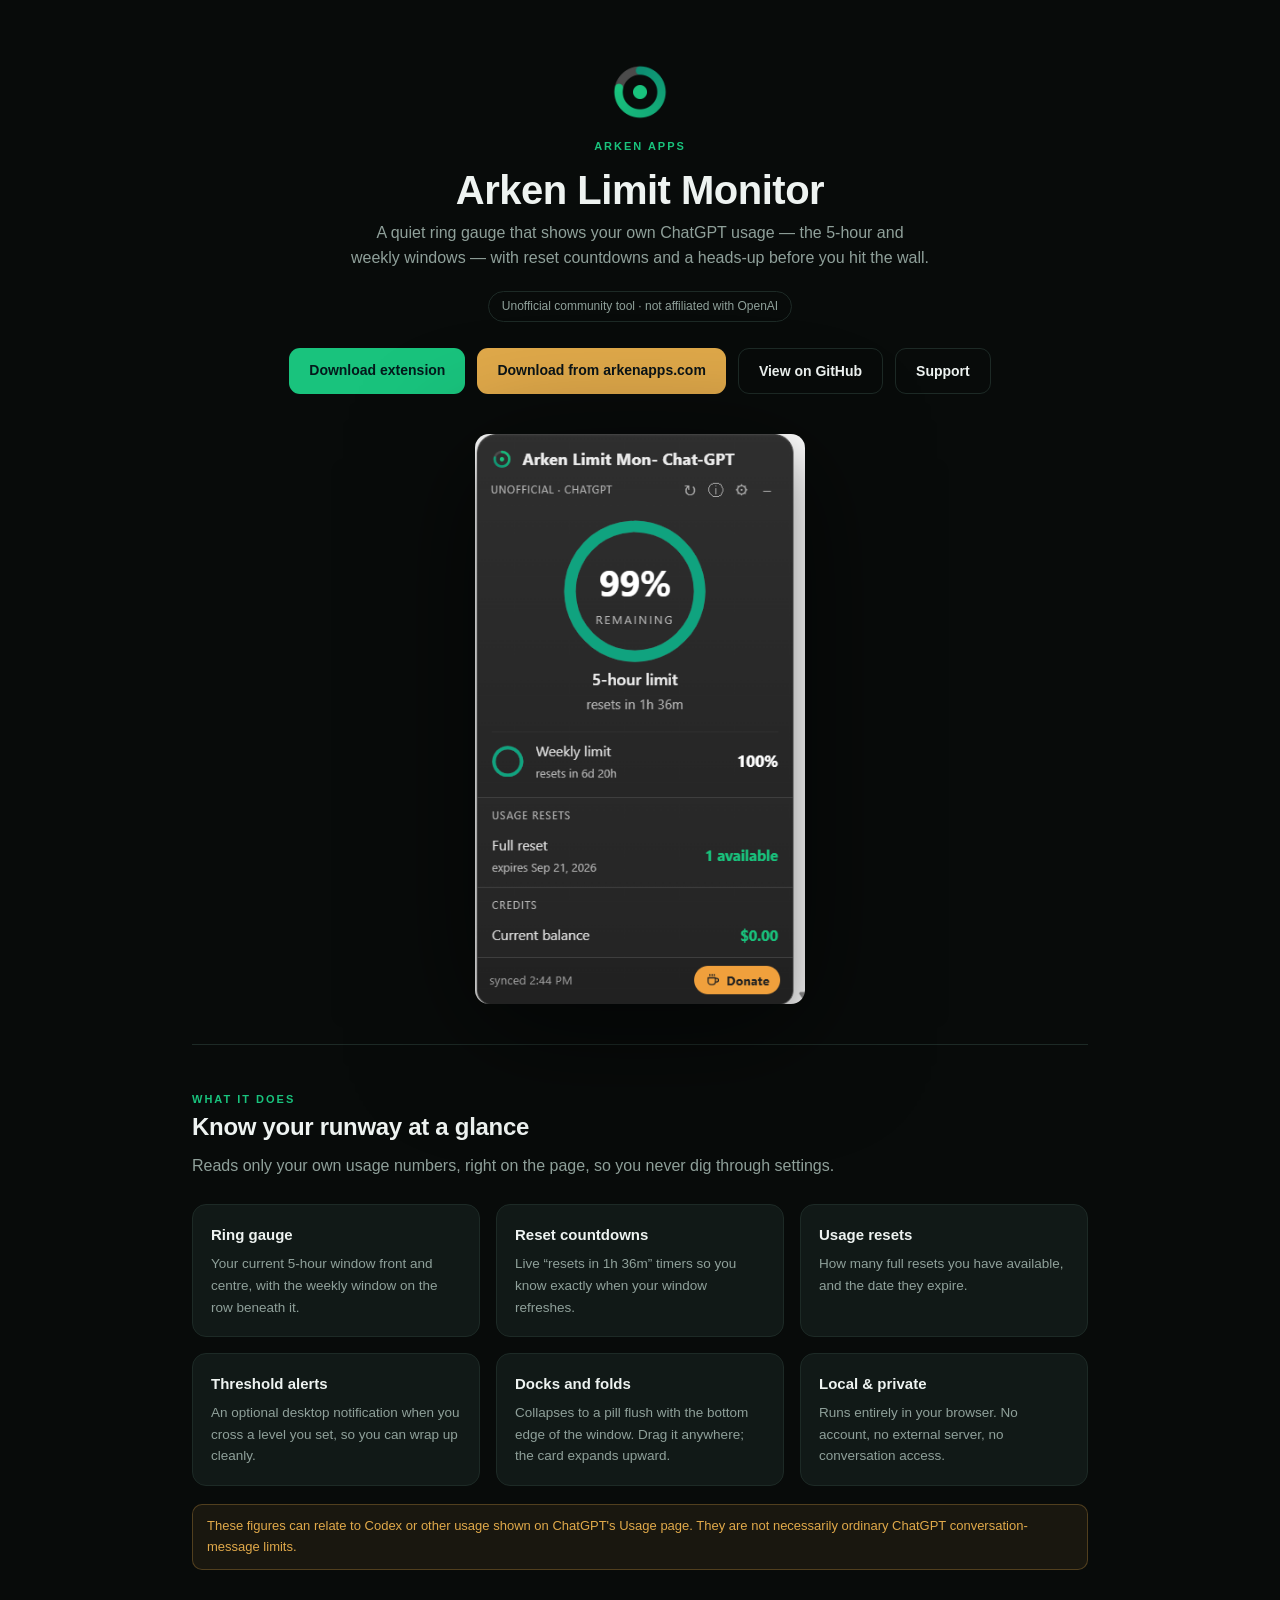
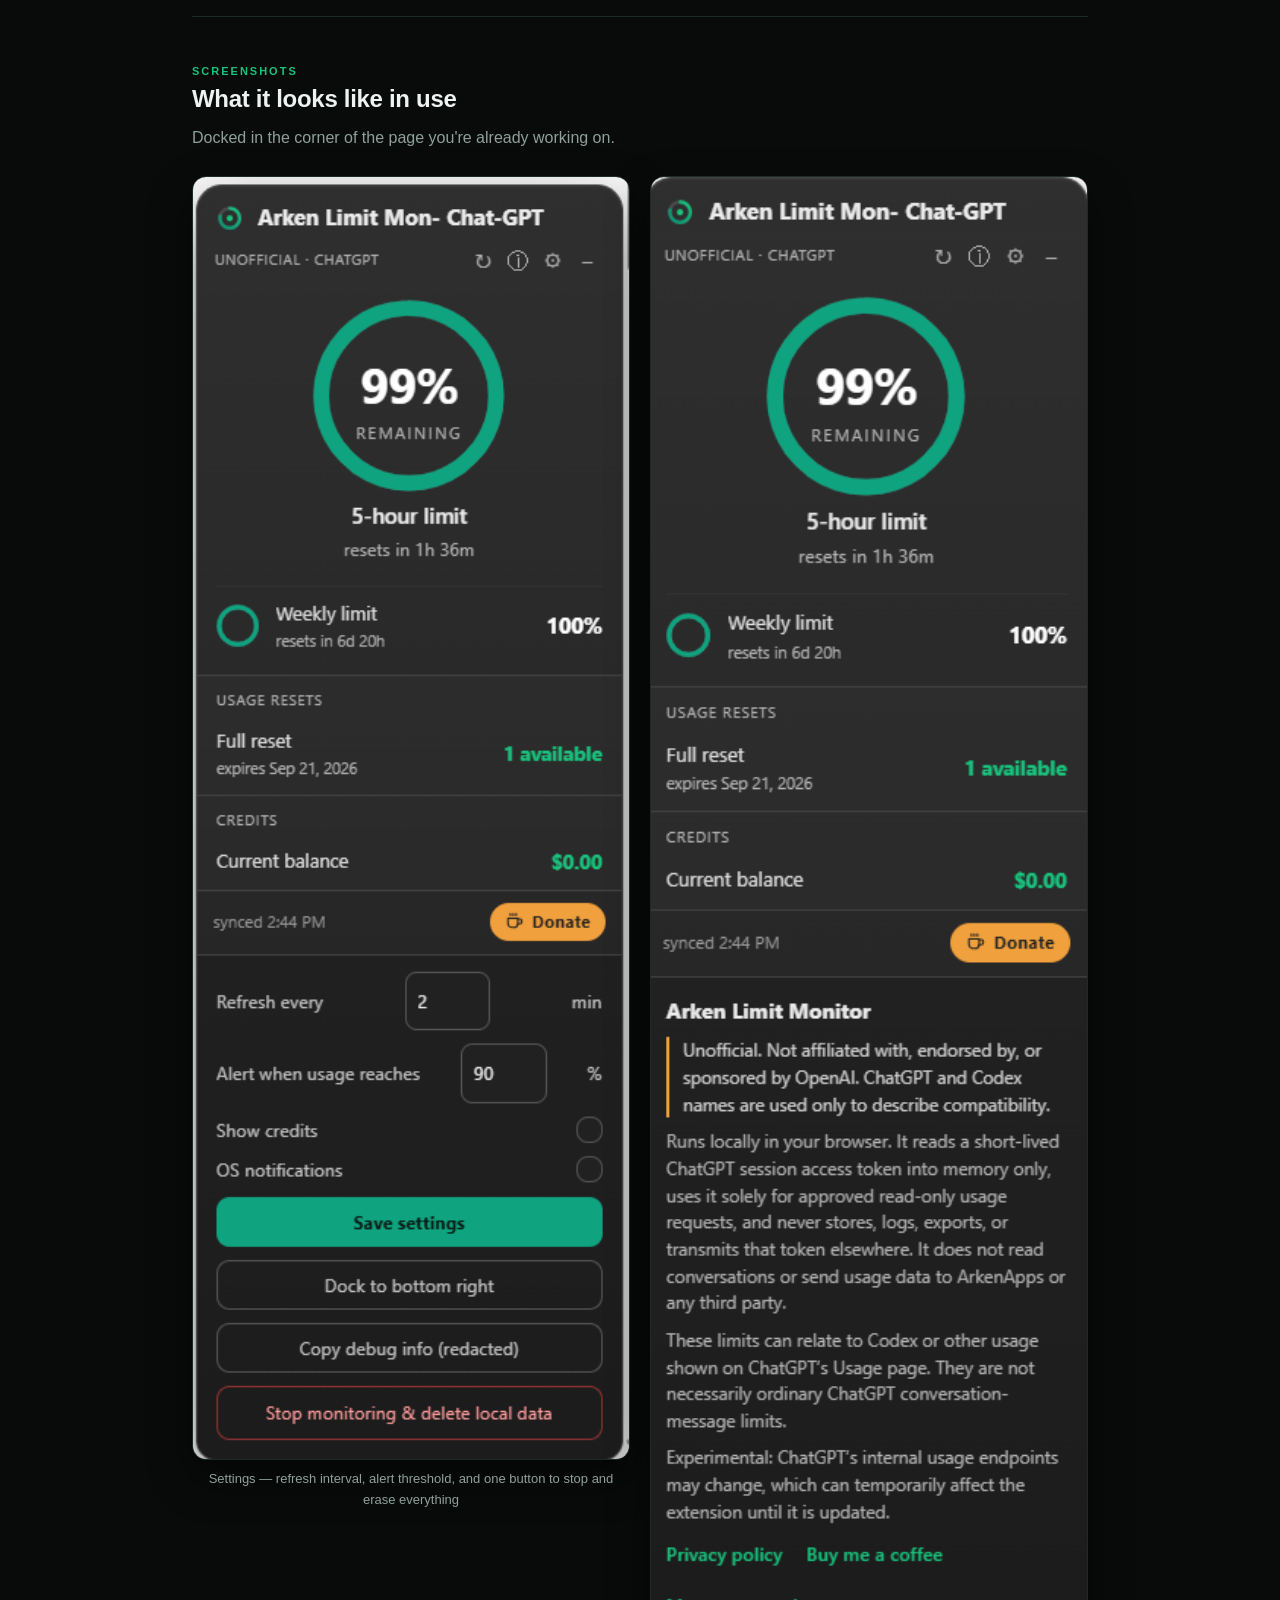
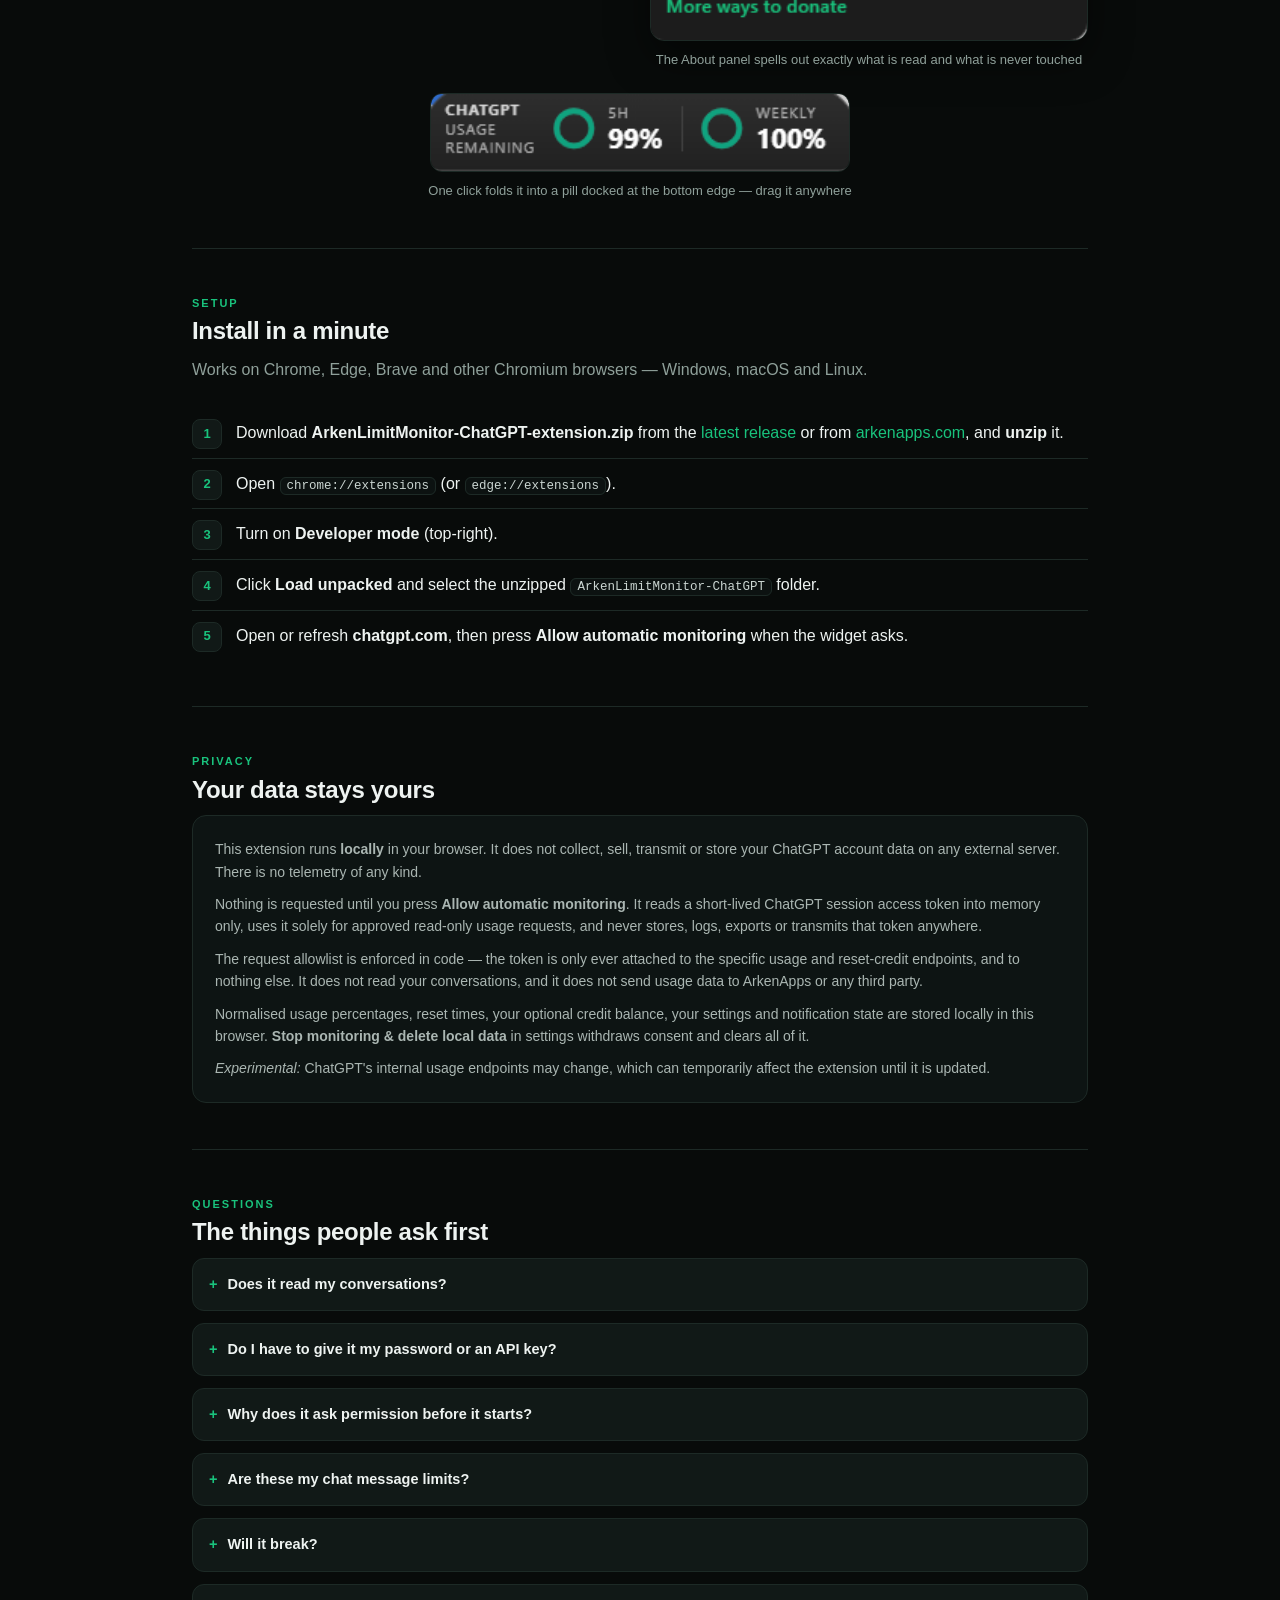
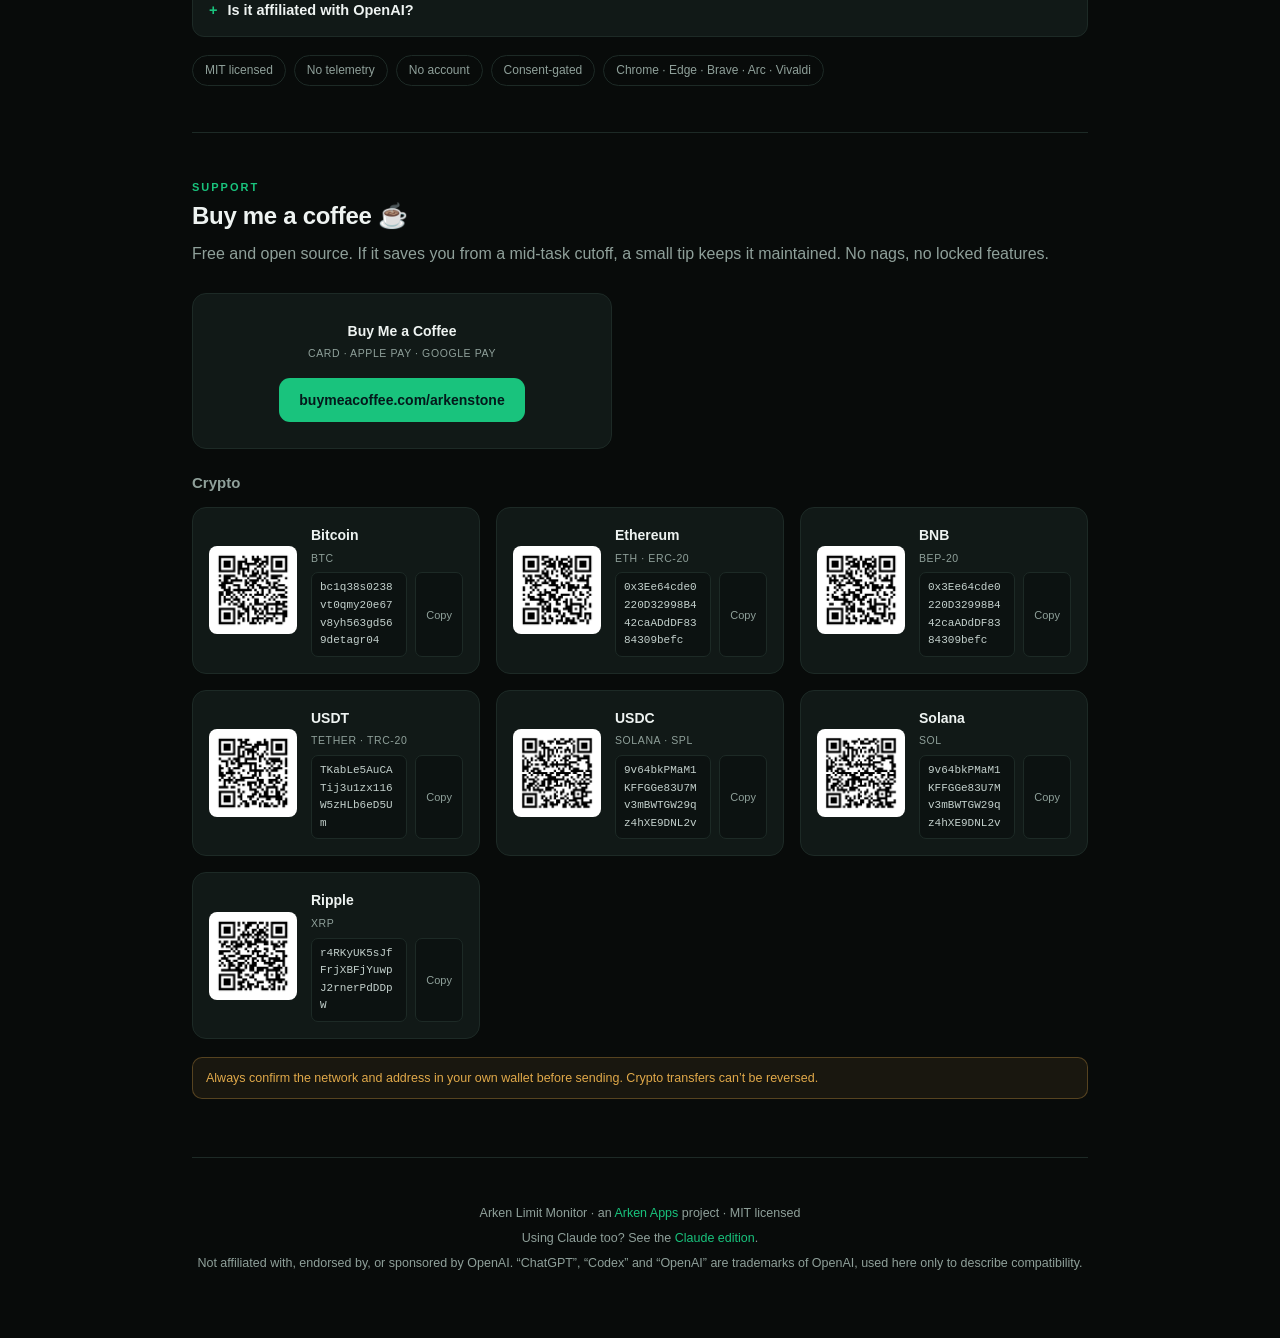
<file: docs/index.html>
<!doctype html>
<html lang="en">
<head>
<meta charset="utf-8">
<meta name="viewport" content="width=device-width, initial-scale=1">
<title>Arken Limit Monitor — Unofficial ChatGPT usage widget</title>
<meta name="description" content="A quiet browser widget that shows your own ChatGPT usage limits with reset countdowns and threshold alerts. Local, open-source, no account. Not affiliated with OpenAI.">
<link rel="canonical" href="https://arkenapps.github.io/ArkenLimitMonitor-ChatGPT/">
<link rel="icon" type="image/png" sizes="256x256" href="assets/mark-256.png">
<link rel="apple-touch-icon" href="assets/icon-512.png">
<meta property="og:type" content="website">
<meta property="og:url" content="https://arkenapps.github.io/ArkenLimitMonitor-ChatGPT/">
<meta property="og:title" content="Arken Limit Monitor — Unofficial ChatGPT usage widget">
<meta property="og:description" content="See your 5-hour & weekly ChatGPT limits before you hit the wall. Local, open-source, no account.">
<meta property="og:image" content="https://arkenapps.github.io/ArkenLimitMonitor-ChatGPT/assets/og-card.png">
<meta name="twitter:card" content="summary_large_image">
<meta name="twitter:title" content="Arken Limit Monitor — Unofficial ChatGPT usage widget">
<meta name="twitter:description" content="See your 5-hour & weekly ChatGPT limits before you hit the wall. Local, open-source, no account.">
<meta name="twitter:image" content="https://arkenapps.github.io/ArkenLimitMonitor-ChatGPT/assets/og-card.png">
<style>
  :root{
    --teal:#0d8f72; --teal-bright:#19c37d; --amber:#e0a94a; --red:#e5564d;
    --bg:#080b0a; --panel:#111917; --panel2:#0d1413; --line:#1d2a26;
    --text:#eef3f1; --muted:#8fa09a;
  }
  *{box-sizing:border-box}
  html{scroll-behavior:smooth}
  body{
    margin:0; background:radial-gradient(1200px 600px at 70% -10%, #12241d 0%, var(--bg) 55%);
    color:var(--text); font-family:"Inter",-apple-system,BlinkMacSystemFont,"Segoe UI",Roboto,sans-serif;
    line-height:1.6;
  }
  .wrap{max-width:940px; margin:0 auto; padding:0 22px}
  a{color:var(--teal-bright); text-decoration:none}
  a:hover{text-decoration:underline}
  .tag{font-size:11px; letter-spacing:2px; text-transform:uppercase; color:var(--teal-bright); font-weight:700}

  header{padding:64px 0 30px; text-align:center}
  .logo-mark{width:56px;height:56px;margin:0 auto 18px;display:block}
  h1{font-size:40px; line-height:1.1; margin:12px 0 8px; letter-spacing:-.5px}
  .sub{color:var(--muted); font-size:16px; max-width:580px; margin:0 auto 6px}
  .unofficial{display:inline-block; margin-top:14px; font-size:12px; color:var(--muted);
    border:1px solid var(--line); border-radius:999px; padding:5px 13px}
  .cta{display:flex; gap:12px; justify-content:center; flex-wrap:wrap; margin-top:26px}
  .btn{background:var(--teal-bright); color:#04191b; font-weight:700; padding:11px 20px; border-radius:11px; font-size:14px}
  .btn.alt{background:transparent; color:var(--text); border:1px solid var(--line)}
  .btn:hover{text-decoration:none; filter:brightness(1.06)}
  .btn.gold{background:var(--amber); color:#0b1417}

  .gallery{display:grid; gap:20px; grid-template-columns:repeat(auto-fit,minmax(240px,1fr)); align-items:start}
  .gallery figure{margin:0}
  .gallery img{width:100%; display:block; border:1px solid var(--line); border-radius:14px;
    box-shadow:0 18px 44px rgba(0,0,0,.45)}
  .gallery figcaption{color:var(--muted); font-size:13px; margin-top:9px; text-align:center}
  .shot{margin:40px auto 10px; max-width:330px; display:block; filter:drop-shadow(0 24px 60px rgba(0,0,0,.6)); border-radius:14px}

  section{padding:46px 0; border-top:1px solid var(--line)}
  h2{font-size:24px; margin:0 0 6px; letter-spacing:-.3px}
  .lead{color:var(--muted); margin:0 0 26px}

  .grid{display:grid; grid-template-columns:repeat(auto-fit,minmax(220px,1fr)); gap:16px}
  .card{background:var(--panel); border:1px solid var(--line); border-radius:14px; padding:18px}
  .card h3{margin:0 0 6px; font-size:15px}
  .card p{margin:0; color:var(--muted); font-size:13.5px}

  ol.steps{counter-reset:s; list-style:none; padding:0; margin:0}
  ol.steps li{position:relative; padding:12px 0 12px 44px; border-bottom:1px solid var(--line)}
  ol.steps li:last-child{border-bottom:0}
  ol.steps li::before{counter-increment:s; content:counter(s); position:absolute; left:0; top:11px;
    width:28px;height:28px;border-radius:8px;background:var(--panel);border:1px solid var(--line);
    color:var(--teal-bright);font-weight:700;font-size:13px;display:flex;align-items:center;justify-content:center}
  code{background:#0c1211;border:1px solid var(--line);border-radius:6px;padding:1px 6px;font-size:12.5px;color:#cbd6d2}

  .privacy{background:var(--panel2);border:1px solid var(--line);border-radius:14px;padding:22px}
  .privacy p{margin:0 0 10px;color:#aab6b2;font-size:14px}
  .privacy p:last-child{margin:0}

  .note{font-size:13px;color:var(--amber);background:rgba(224,169,74,.08);
    border:1px solid rgba(224,169,74,.28);border-radius:10px;padding:11px 14px;margin:18px 0 0}

  .donate-grid{display:grid; grid-template-columns:repeat(auto-fit,minmax(240px,1fr)); gap:16px}
  .coin{background:var(--panel); border:1px solid var(--line); border-radius:14px; padding:16px; display:flex; gap:14px; align-items:center}
  .coin img{width:88px;height:88px;border-radius:8px;background:#fff;padding:5px;flex:none}
  .coin .meta{min-width:0}
  .coin .name{font-weight:700;font-size:14px;margin-bottom:3px}
  .coin .net{font-size:10.5px;color:var(--muted);text-transform:uppercase;letter-spacing:.6px;margin-bottom:6px}
  .coin .addr{font-family:"IBM Plex Mono",ui-monospace,Menlo,Consolas,monospace;font-size:11px;color:#c3d0cc;
    word-break:break-all;background:#0c1211;border:1px solid var(--line);border-radius:7px;padding:6px 8px}
  .fiat{display:grid;grid-template-columns:1fr;gap:16px;margin-bottom:16px;max-width:420px}
  .fiat .coin img{width:104px;height:104px}
  .warn{font-size:12.5px;color:var(--amber);background:rgba(224,169,74,.08);border:1px solid rgba(224,169,74,.3);
    border-radius:10px;padding:10px 13px;margin-top:18px}

  .addrrow{display:flex;gap:8px;align-items:stretch}
  .addrrow .addr{flex:1}
  .copy{background:#0c1211;border:1px solid var(--line);color:var(--muted);border-radius:7px;
    font-size:11px;padding:0 10px;cursor:pointer;font-family:inherit;white-space:nowrap}
  .copy:hover{border-color:var(--teal-bright);color:var(--teal-bright)}
  .copy.done{border-color:var(--teal-bright);color:var(--teal-bright)}
  .faq{display:grid;gap:12px}
  .faq details{background:var(--panel);border:1px solid var(--line);border-radius:12px;padding:14px 16px}
  .faq summary{cursor:pointer;font-weight:600;font-size:14.5px;list-style:none}
  .faq summary::-webkit-details-marker{display:none}
  .faq summary::before{content:"+";color:var(--teal-bright);font-weight:700;margin-right:10px}
  .faq details[open] summary::before{content:"\2013"}
  .faq p{margin:10px 0 0;color:var(--muted);font-size:13.5px}
  .chips{display:flex;flex-wrap:wrap;gap:8px;margin-top:18px}
  .chip{border:1px solid var(--line); border-radius:999px; padding:5px 12px; font-size:12px; color:var(--muted)}
  footer{padding:40px 0 60px;text-align:center;color:var(--muted);font-size:12.5px;border-top:1px solid var(--line)}
  footer p{margin:5px 0}
</style>
</head>
<body>
<div class="wrap">

  <header>
    <img class="logo-mark" src="assets/mark-256.png" alt="Arken Limit Monitor logo">
    <div class="tag">Arken Apps</div>
    <h1>Arken Limit Monitor</h1>
    <p class="sub">A quiet ring gauge that shows your own ChatGPT usage — the 5-hour and weekly windows — with reset countdowns and a heads-up before you hit the wall.</p>
    <span class="unofficial">Unofficial community tool · not affiliated with OpenAI</span>
    <div class="cta">
      <a class="btn" href="https://github.com/arkenapps/ArkenLimitMonitor-ChatGPT/releases/latest/download/ArkenLimitMonitor-ChatGPT-extension.zip">Download extension</a>
      <a class="btn gold" href="https://arkenapps.com/limit-monitor">Download from arkenapps.com</a>
      <a class="btn alt" href="https://github.com/arkenapps/ArkenLimitMonitor-ChatGPT">View on GitHub</a>
      <a class="btn alt" href="#donate">Support</a>
    </div>
    <img class="shot" src="assets/shots/01-widget.png" alt="Arken Limit Monitor widget showing the 5-hour ring, weekly limit, reset availability and credit balance">
  </header>

  <section id="features">
    <div class="tag">What it does</div>
    <h2>Know your runway at a glance</h2>
    <p class="lead">Reads only your own usage numbers, right on the page, so you never dig through settings.</p>
    <div class="grid">
      <div class="card"><h3>Ring gauge</h3><p>Your current 5-hour window front and centre, with the weekly window on the row beneath it.</p></div>
      <div class="card"><h3>Reset countdowns</h3><p>Live “resets in 1h 36m” timers so you know exactly when your window refreshes.</p></div>
      <div class="card"><h3>Usage resets</h3><p>How many full resets you have available, and the date they expire.</p></div>
      <div class="card"><h3>Threshold alerts</h3><p>An optional desktop notification when you cross a level you set, so you can wrap up cleanly.</p></div>
      <div class="card"><h3>Docks and folds</h3><p>Collapses to a pill flush with the bottom edge of the window. Drag it anywhere; the card expands upward.</p></div>
      <div class="card"><h3>Local &amp; private</h3><p>Runs entirely in your browser. No account, no external server, no conversation access.</p></div>
    </div>
    <p class="note">These figures can relate to Codex or other usage shown on ChatGPT's Usage page. They are not necessarily ordinary ChatGPT conversation-message limits.</p>
  </section>

  <section id="screenshots">
    <div class="tag">Screenshots</div>
    <h2>What it looks like in use</h2>
    <p class="lead">Docked in the corner of the page you're already working on.</p>
    <div class="gallery">
      <figure>
        <img src="assets/shots/02-settings.png" alt="The settings panel with refresh interval, alert threshold and toggles">
        <figcaption>Settings — refresh interval, alert threshold, and one button to stop and erase everything</figcaption>
      </figure>
      <figure>
        <img src="assets/shots/03-about.png" alt="The About panel stating what is read and what is never touched">
        <figcaption>The About panel spells out exactly what is read and what is never touched</figcaption>
      </figure>
    </div>
    <figure style="margin:22px 0 0">
      <img src="assets/shots/04-pill.png" alt="The collapsed pill showing 5-hour and weekly percentages" style="width:100%;max-width:420px;display:block;margin:0 auto;border:1px solid var(--line);border-radius:12px">
      <figcaption style="color:var(--muted);font-size:13px;margin-top:9px;text-align:center">One click folds it into a pill docked at the bottom edge — drag it anywhere</figcaption>
    </figure>
  </section>

  <section id="install">
    <div class="tag">Setup</div>
    <h2>Install in a minute</h2>
    <p class="lead">Works on Chrome, Edge, Brave and other Chromium browsers — Windows, macOS and Linux.</p>
    <ol class="steps">
      <li>Download <strong>ArkenLimitMonitor-ChatGPT-extension.zip</strong> from the <a href="https://github.com/arkenapps/ArkenLimitMonitor-ChatGPT/releases/latest">latest release</a> or from <a href="https://arkenapps.com/arken-limit-monitor-chatgpt">arkenapps.com</a>, and <strong>unzip</strong> it.</li>
      <li>Open <code>chrome://extensions</code> (or <code>edge://extensions</code>).</li>
      <li>Turn on <strong>Developer mode</strong> (top-right).</li>
      <li>Click <strong>Load unpacked</strong> and select the unzipped <code>ArkenLimitMonitor-ChatGPT</code> folder.</li>
      <li>Open or refresh <strong>chatgpt.com</strong>, then press <strong>Allow automatic monitoring</strong> when the widget asks.</li>
    </ol>
  </section>

  <section id="privacy">
    <div class="tag">Privacy</div>
    <h2>Your data stays yours</h2>
    <div class="privacy">
      <p>This extension runs <strong>locally</strong> in your browser. It does not collect, sell, transmit or store your ChatGPT account data on any external server. There is no telemetry of any kind.</p>
      <p>Nothing is requested until you press <strong>Allow automatic monitoring</strong>. It reads a short-lived ChatGPT session access token into memory only, uses it solely for approved read-only usage requests, and never stores, logs, exports or transmits that token anywhere.</p>
      <p>The request allowlist is enforced in code — the token is only ever attached to the specific usage and reset-credit endpoints, and to nothing else. It does not read your conversations, and it does not send usage data to ArkenApps or any third party.</p>
      <p>Normalised usage percentages, reset times, your optional credit balance, your settings and notification state are stored locally in this browser. <strong>Stop monitoring &amp; delete local data</strong> in settings withdraws consent and clears all of it.</p>
      <p><em>Experimental:</em> ChatGPT's internal usage endpoints may change, which can temporarily affect the extension until it is updated.</p>
    </div>
  </section>

  <section id="faq">
    <div class="tag">Questions</div>
    <h2>The things people ask first</h2>
    <div class="faq">
      <details><summary>Does it read my conversations?</summary>
        <p>No. It requests a small set of usage endpoints — the same figures ChatGPT's own Usage page shows you — and renders them. Nothing else on the page is read, stored or sent anywhere.</p></details>
      <details><summary>Do I have to give it my password or an API key?</summary>
        <p>No. It uses the browser session you are already signed into. There is no login step and no token for you to paste.</p></details>
      <details><summary>Why does it ask permission before it starts?</summary>
        <p>Because it reads a session access token to make those requests, and you should decide that, not us. Nothing happens until you allow it, and one button in settings withdraws consent and erases everything stored locally.</p></details>
      <details><summary>Are these my chat message limits?</summary>
        <p>Not necessarily. The figures come from ChatGPT's usage endpoints and can relate to Codex or other usage shown on the Usage page rather than ordinary conversation messages.</p></details>
      <details><summary>Will it break?</summary>
        <p>Possibly. It depends on endpoints OpenAI does not document, so a change on their side can stop it working until it is patched. It fails quietly and shows the last known numbers rather than breaking the page.</p></details>
      <details><summary>Is it affiliated with OpenAI?</summary>
        <p>No. It is an independent community tool. “ChatGPT”, “Codex” and “OpenAI” are trademarks of OpenAI and are used here only to describe what the extension is compatible with.</p></details>
    </div>
    <div class="chips">
      <span class="chip">MIT licensed</span><span class="chip">No telemetry</span>
      <span class="chip">No account</span><span class="chip">Consent-gated</span>
      <span class="chip">Chrome · Edge · Brave · Arc · Vivaldi</span>
    </div>
  </section>

  <section id="donate">
    <div class="tag">Support</div>
    <h2>Buy me a coffee ☕</h2>
    <p class="lead">Free and open source. If it saves you from a mid-task cutoff, a small tip keeps it maintained. No nags, no locked features.</p>

    <div class="fiat">
      <div class="coin" style="align-items:center;justify-content:center;padding:26px 18px">
        <div class="meta" style="text-align:center">
          <div class="name">Buy Me a Coffee</div>
          <div class="net">Card &middot; Apple Pay &middot; Google Pay</div>
          <a class="btn" style="display:inline-block;margin-top:10px" href="https://buymeacoffee.com/arkenstone">buymeacoffee.com/arkenstone</a>
        </div>
      </div>
    </div>

    <h3 style="margin:22px 0 12px;font-size:15px;color:var(--muted)">Crypto</h3>
    <div class="donate-grid">
      <div class="coin"><img src="assets/qr/btc.png" alt="Bitcoin QR"><div class="meta"><div class="name">Bitcoin</div><div class="net">BTC</div><div class="addrrow"><div class="addr">bc1q38s0238vt0qmy20e67v8yh563gd569detagr04</div><button class="copy" data-copy="bc1q38s0238vt0qmy20e67v8yh563gd569detagr04">Copy</button></div></div></div>
      <div class="coin"><img src="assets/qr/eth.png" alt="Ethereum QR"><div class="meta"><div class="name">Ethereum</div><div class="net">ETH · ERC-20</div><div class="addrrow"><div class="addr">0x3Ee64cde0220D32998B442caADdDF8384309befc</div><button class="copy" data-copy="0x3Ee64cde0220D32998B442caADdDF8384309befc">Copy</button></div></div></div>
      <div class="coin"><img src="assets/qr/bnb.png" alt="BNB QR"><div class="meta"><div class="name">BNB</div><div class="net">BEP-20</div><div class="addrrow"><div class="addr">0x3Ee64cde0220D32998B442caADdDF8384309befc</div><button class="copy" data-copy="0x3Ee64cde0220D32998B442caADdDF8384309befc">Copy</button></div></div></div>
      <div class="coin"><img src="assets/qr/usdt.png" alt="USDT QR"><div class="meta"><div class="name">USDT</div><div class="net">Tether · TRC-20</div><div class="addrrow"><div class="addr">TKabLe5AuCATij3u1zx116W5zHLb6eD5Um</div><button class="copy" data-copy="TKabLe5AuCATij3u1zx116W5zHLb6eD5Um">Copy</button></div></div></div>
      <div class="coin"><img src="assets/qr/usdc.png" alt="USDC QR"><div class="meta"><div class="name">USDC</div><div class="net">Solana · SPL</div><div class="addrrow"><div class="addr">9v64bkPMaM1KFFGGe83U7Mv3mBWTGW29qz4hXE9DNL2v</div><button class="copy" data-copy="9v64bkPMaM1KFFGGe83U7Mv3mBWTGW29qz4hXE9DNL2v">Copy</button></div></div></div>
      <div class="coin"><img src="assets/qr/sol.png" alt="Solana QR"><div class="meta"><div class="name">Solana</div><div class="net">SOL</div><div class="addrrow"><div class="addr">9v64bkPMaM1KFFGGe83U7Mv3mBWTGW29qz4hXE9DNL2v</div><button class="copy" data-copy="9v64bkPMaM1KFFGGe83U7Mv3mBWTGW29qz4hXE9DNL2v">Copy</button></div></div></div>
      <div class="coin"><img src="assets/qr/xrp.png" alt="XRP QR"><div class="meta"><div class="name">Ripple</div><div class="net">XRP</div><div class="addrrow"><div class="addr">r4RKyUK5sJfFrjXBFjYuwpJ2rnerPdDDpW</div><button class="copy" data-copy="r4RKyUK5sJfFrjXBFjYuwpJ2rnerPdDDpW">Copy</button></div></div></div>
    </div>
    <p class="warn">Always confirm the network and address in your own wallet before sending. Crypto transfers can’t be reversed.</p>
  </section>

  <footer>
    <p>Arken Limit Monitor · an <a href="https://github.com/arkenapps">Arken Apps</a> project · MIT licensed</p>
    <p>Using Claude too? See the <a href="https://github.com/arkenapps/ArkenLimitMonitor">Claude edition</a>.</p>
    <p>Not affiliated with, endorsed by, or sponsored by OpenAI. “ChatGPT”, “Codex” and “OpenAI” are trademarks of OpenAI, used here only to describe compatibility.</p>
  </footer>

</div>
<script>
document.addEventListener("click", function (e) {
  var b = e.target.closest(".copy");
  if (!b) return;
  navigator.clipboard.writeText(b.dataset.copy).then(function () {
    var old = b.textContent;
    b.textContent = "Copied";
    b.classList.add("done");
    setTimeout(function () { b.textContent = old; b.classList.remove("done"); }, 1600);
  });
});
</script>
</body>
</html>
</file>
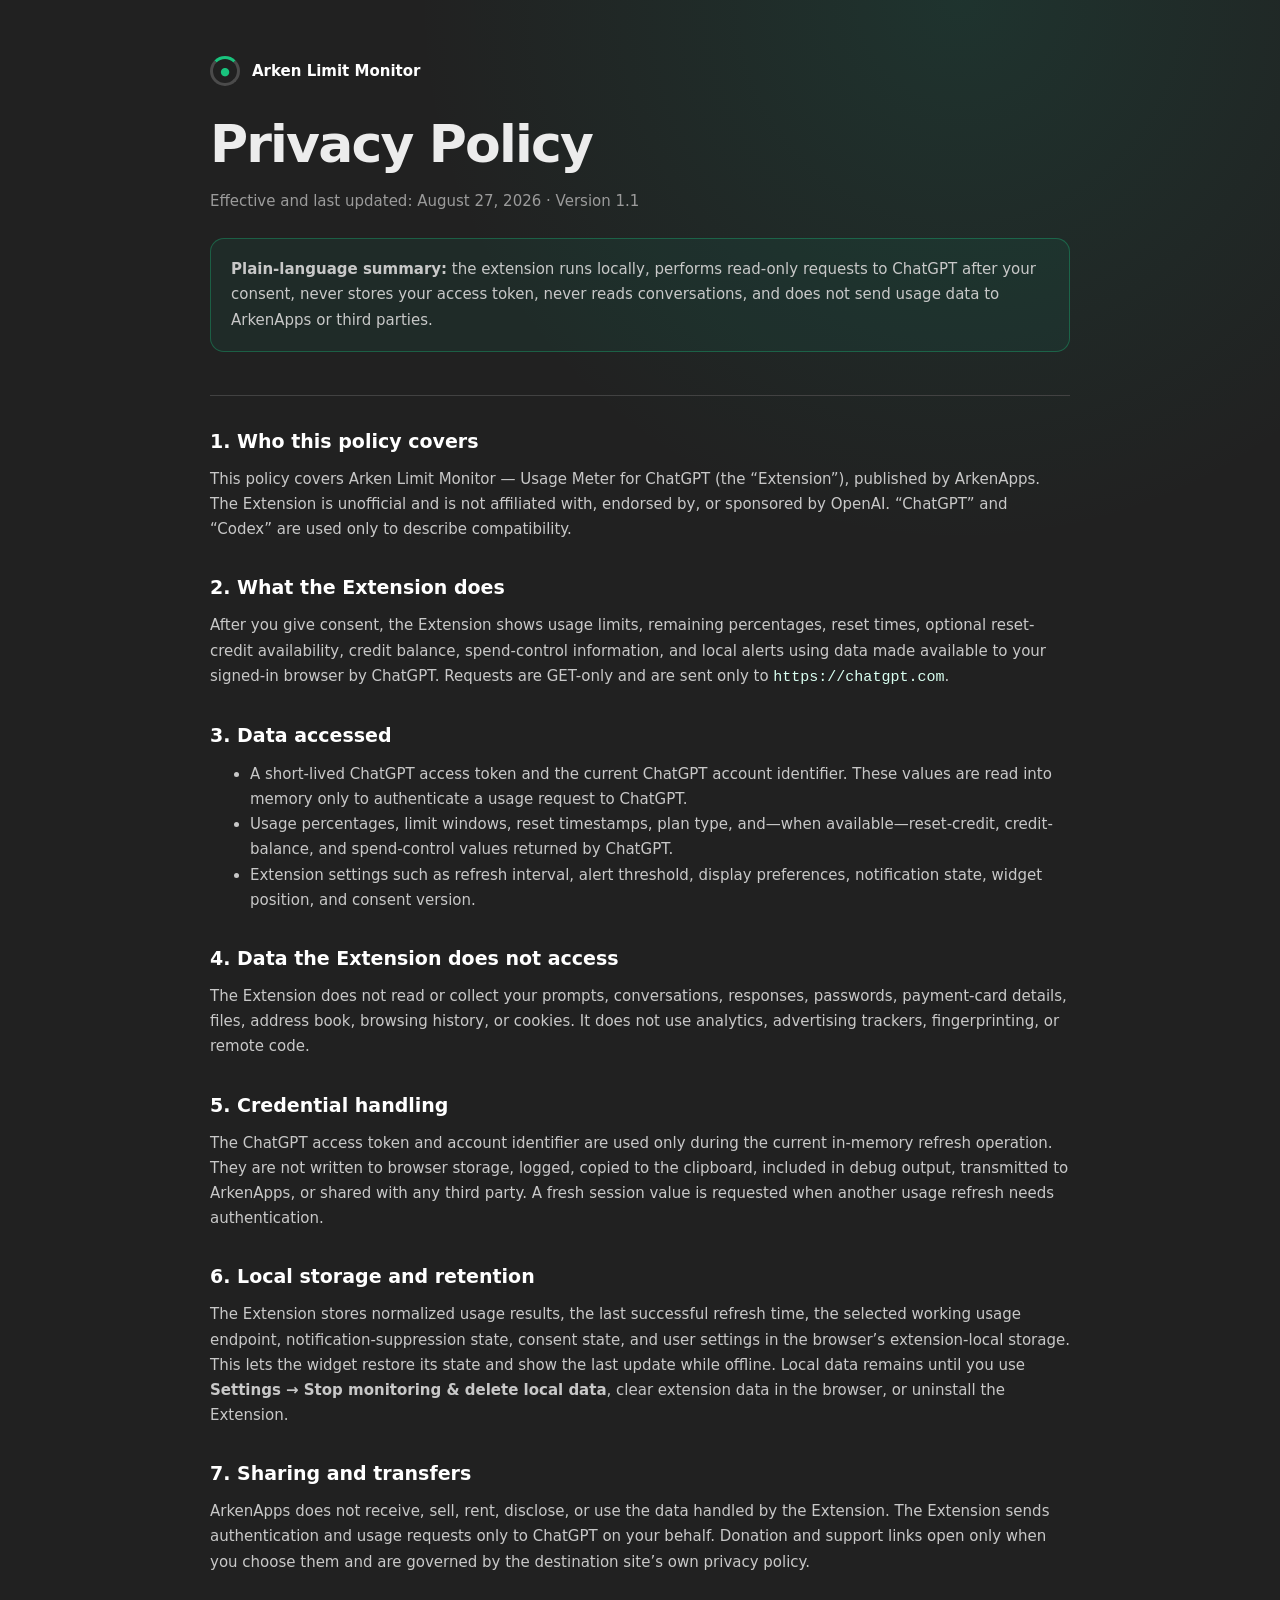
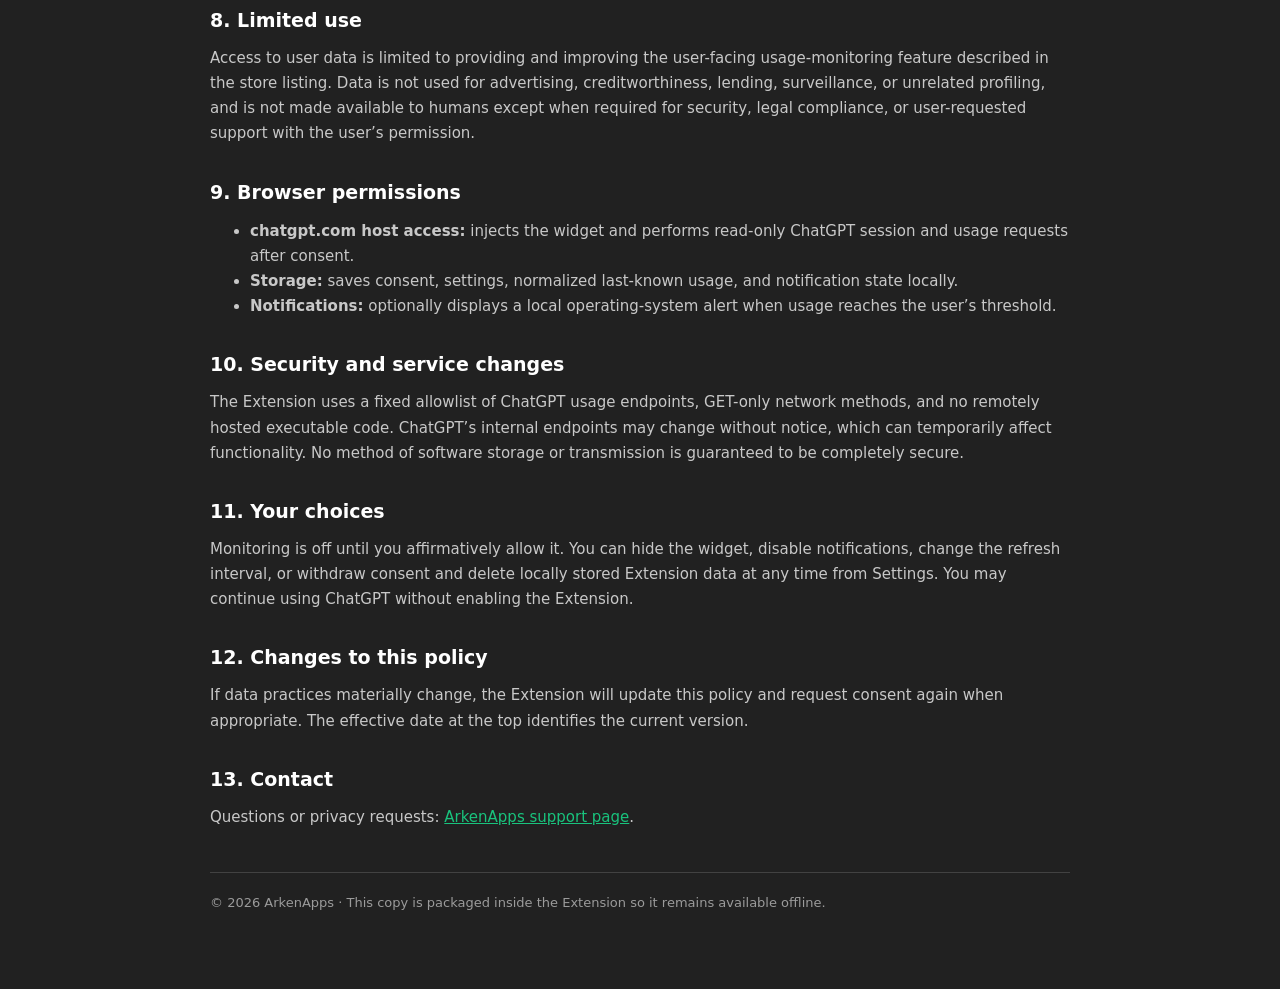
<file: extension/privacy.html>
<!doctype html>
<html lang="en">
<head>
  <meta charset="utf-8">
  <meta name="viewport" content="width=device-width,initial-scale=1">
  <title>Privacy Policy — Arken Limit Monitor</title>
  <style>
    :root { color-scheme: dark; font-family: Inter, ui-sans-serif, system-ui, -apple-system, "Segoe UI", sans-serif; background:#212121; color:#ececec; }
    * { box-sizing:border-box; }
    body { margin:0; background:radial-gradient(circle at 75% 0,rgba(16,163,127,.14),transparent 34rem),#212121; }
    main { width:min(860px,calc(100% - 32px)); margin:0 auto; padding:56px 0 80px; }
    header { padding-bottom:28px; border-bottom:1px solid #424242; }
    .brand { display:flex; align-items:center; gap:12px; color:#fff; font-size:15px; font-weight:750; }
    .mark { width:30px; height:30px; display:grid; place-items:center; border:3px solid #4b4b4b; border-top-color:#19c37d; border-radius:50%; color:#19c37d; font-size:11px; }
    h1 { margin:28px 0 8px; font-size:clamp(32px,6vw,52px); letter-spacing:-.035em; }
    h2 { margin:34px 0 10px; color:#fff; font-size:19px; }
    p,li { color:#c8c8c8; font-size:15px; line-height:1.68; }
    a { color:#19c37d; }
    .meta,.note { color:#9b9b9b; }
    .summary { margin-top:24px; padding:18px 20px; border:1px solid rgba(25,195,125,.35); border-radius:14px; background:rgba(16,163,127,.08); }
    code { color:#d8fff0; }
    footer { margin-top:42px; padding-top:22px; border-top:1px solid #424242; color:#9b9b9b; font-size:13px; }
  </style>
</head>
<body>
<main>
  <header>
    <div class="brand"><span class="mark">●</span>Arken Limit Monitor</div>
    <h1>Privacy Policy</h1>
    <p class="meta">Effective and last updated: August 27, 2026 · Version 1.1</p>
    <p class="summary"><strong>Plain-language summary:</strong> the extension runs locally, performs read-only requests to ChatGPT after your consent, never stores your access token, never reads conversations, and does not send usage data to ArkenApps or third parties.</p>
  </header>

  <h2>1. Who this policy covers</h2>
  <p>This policy covers Arken Limit Monitor — Usage Meter for ChatGPT (the “Extension”), published by ArkenApps. The Extension is unofficial and is not affiliated with, endorsed by, or sponsored by OpenAI. “ChatGPT” and “Codex” are used only to describe compatibility.</p>

  <h2>2. What the Extension does</h2>
  <p>After you give consent, the Extension shows usage limits, remaining percentages, reset times, optional reset-credit availability, credit balance, spend-control information, and local alerts using data made available to your signed-in browser by ChatGPT. Requests are GET-only and are sent only to <code>https://chatgpt.com</code>.</p>

  <h2>3. Data accessed</h2>
  <ul>
    <li>A short-lived ChatGPT access token and the current ChatGPT account identifier. These values are read into memory only to authenticate a usage request to ChatGPT.</li>
    <li>Usage percentages, limit windows, reset timestamps, plan type, and—when available—reset-credit, credit-balance, and spend-control values returned by ChatGPT.</li>
    <li>Extension settings such as refresh interval, alert threshold, display preferences, notification state, widget position, and consent version.</li>
  </ul>

  <h2>4. Data the Extension does not access</h2>
  <p>The Extension does not read or collect your prompts, conversations, responses, passwords, payment-card details, files, address book, browsing history, or cookies. It does not use analytics, advertising trackers, fingerprinting, or remote code.</p>

  <h2>5. Credential handling</h2>
  <p>The ChatGPT access token and account identifier are used only during the current in-memory refresh operation. They are not written to browser storage, logged, copied to the clipboard, included in debug output, transmitted to ArkenApps, or shared with any third party. A fresh session value is requested when another usage refresh needs authentication.</p>

  <h2>6. Local storage and retention</h2>
  <p>The Extension stores normalized usage results, the last successful refresh time, the selected working usage endpoint, notification-suppression state, consent state, and user settings in the browser’s extension-local storage. This lets the widget restore its state and show the last update while offline. Local data remains until you use <strong>Settings → Stop monitoring &amp; delete local data</strong>, clear extension data in the browser, or uninstall the Extension.</p>

  <h2>7. Sharing and transfers</h2>
  <p>ArkenApps does not receive, sell, rent, disclose, or use the data handled by the Extension. The Extension sends authentication and usage requests only to ChatGPT on your behalf. Donation and support links open only when you choose them and are governed by the destination site’s own privacy policy.</p>

  <h2>8. Limited use</h2>
  <p>Access to user data is limited to providing and improving the user-facing usage-monitoring feature described in the store listing. Data is not used for advertising, creditworthiness, lending, surveillance, or unrelated profiling, and is not made available to humans except when required for security, legal compliance, or user-requested support with the user’s permission.</p>

  <h2>9. Browser permissions</h2>
  <ul>
    <li><strong>chatgpt.com host access:</strong> injects the widget and performs read-only ChatGPT session and usage requests after consent.</li>
    <li><strong>Storage:</strong> saves consent, settings, normalized last-known usage, and notification state locally.</li>
    <li><strong>Notifications:</strong> optionally displays a local operating-system alert when usage reaches the user’s threshold.</li>
  </ul>

  <h2>10. Security and service changes</h2>
  <p>The Extension uses a fixed allowlist of ChatGPT usage endpoints, GET-only network methods, and no remotely hosted executable code. ChatGPT’s internal endpoints may change without notice, which can temporarily affect functionality. No method of software storage or transmission is guaranteed to be completely secure.</p>

  <h2>11. Your choices</h2>
  <p>Monitoring is off until you affirmatively allow it. You can hide the widget, disable notifications, change the refresh interval, or withdraw consent and delete locally stored Extension data at any time from Settings. You may continue using ChatGPT without enabling the Extension.</p>

  <h2>12. Changes to this policy</h2>
  <p>If data practices materially change, the Extension will update this policy and request consent again when appropriate. The effective date at the top identifies the current version.</p>

  <h2>13. Contact</h2>
  <p>Questions or privacy requests: <a href="https://arkenapps.com/arken-limit-monitor.html" target="_blank" rel="noopener noreferrer">ArkenApps support page</a>.</p>

  <footer>© 2026 ArkenApps · This copy is packaged inside the Extension so it remains available offline.</footer>
</main>
</body>
</html>
</file>
